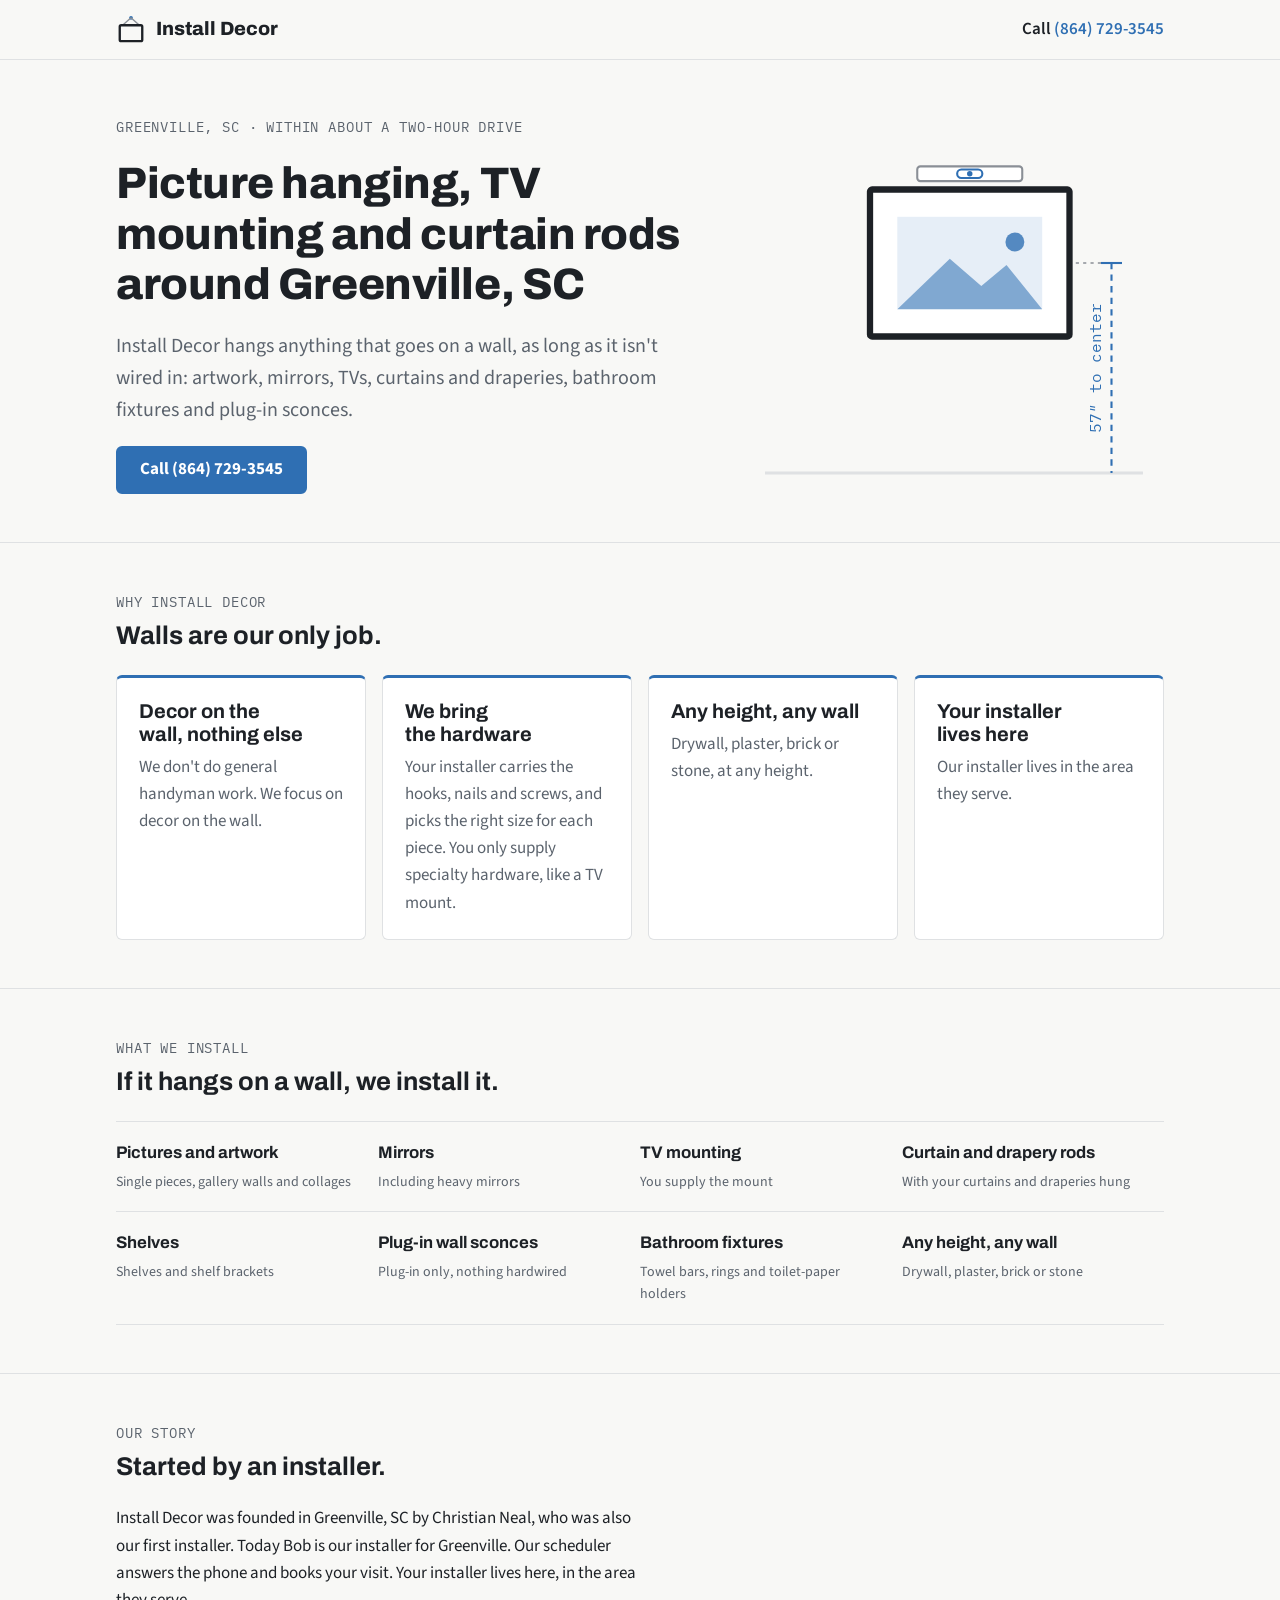
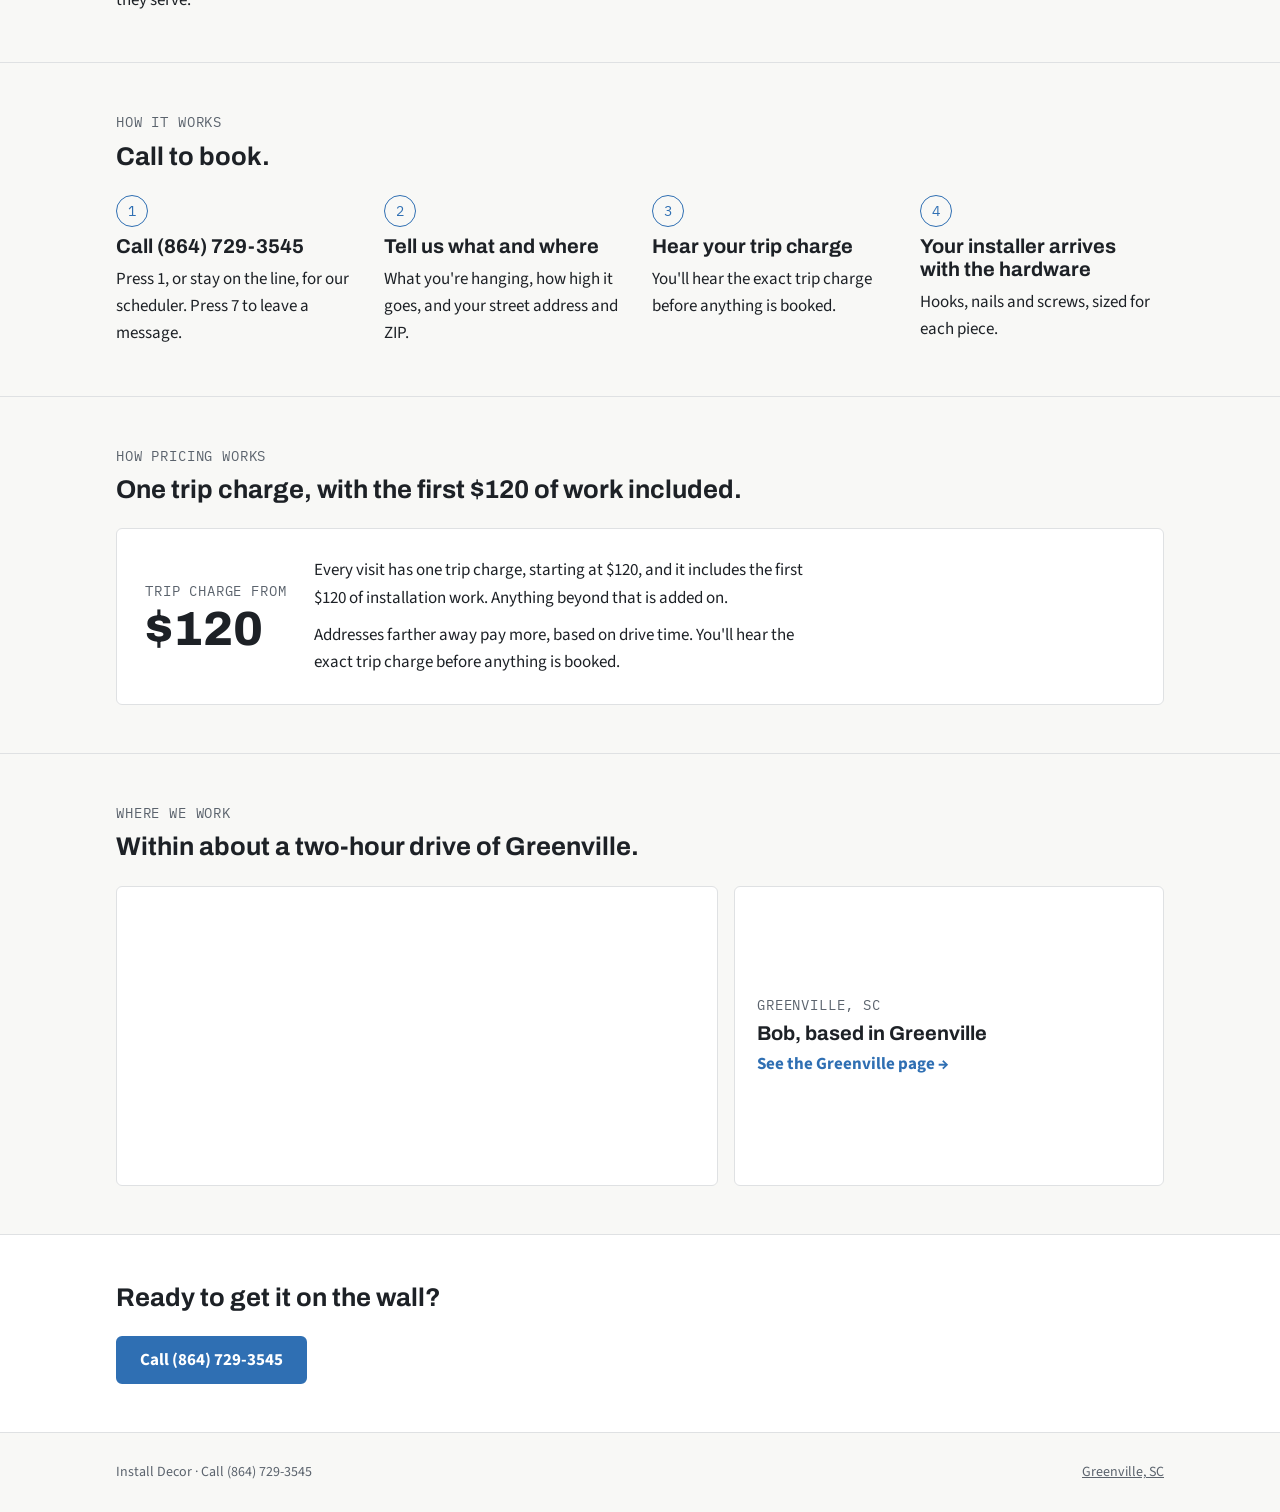
<file: index.html>
<!doctype html>
<html lang="en">
<head>
<meta charset="utf-8">
<meta name="viewport" content="width=device-width, initial-scale=1, viewport-fit=cover">
<title>Install Decor | Picture Hanging, TV Mounting &amp; Curtain Rods</title>
<meta name="description" content="Install Decor hangs anything that goes on a wall, as long as it isn't wired in: artwork, mirrors, TVs, curtains, bathroom fixtures and plug-in sconces, within about a two-hour drive of Greenville, SC. Call (864) 729-3545.">
<link rel="canonical" href="https://installdecor.com/">
<link rel="icon" href="favicon.svg" type="image/svg+xml">
<meta property="og:type" content="website">
<meta property="og:site_name" content="Install Decor">
<meta property="og:title" content="Install Decor | Picture Hanging, TV Mounting & Curtain Rods">
<meta property="og:description" content="Art, mirrors, TVs, curtain rods and curtains hung within about a two-hour drive of Greenville, SC. Call (864) 729-3545.">
<meta property="og:url" content="https://installdecor.com/">
<meta property="og:image" content="https://installdecor.com/og-image.png">
<meta name="twitter:card" content="summary_large_image">
<link rel="preconnect" href="https://fonts.googleapis.com">
<link rel="preconnect" href="https://fonts.gstatic.com" crossorigin>
<link rel="stylesheet" href="https://fonts.googleapis.com/css2?family=Archivo:wght@700;800&family=IBM+Plex+Mono:wght@400&family=Source+Sans+3:wght@400;600;700&display=swap">
<link rel="stylesheet" href="styles.css">
<script type="application/ld+json">
{
  "@context": "https://schema.org",
  "@type": "HomeAndConstructionBusiness",
  "@id": "https://installdecor.com/#business",
  "name": "Install Decor",
  "url": "https://installdecor.com/",
  "telephone": "+1-864-729-3545",
  "image": "https://installdecor.com/og-image.png",
  "logo": "https://installdecor.com/favicon.svg",
  "description": "Picture hanging, mirror hanging, TV mounting, curtain and drapery rod installation, shelves, plug-in sconces and bathroom fixtures for homeowners and interior designers.",
  "founder": { "@type": "Person", "name": "Christian Neal" },
  "areaServed": [
    { "@type": "City", "name": "Greenville, SC" }
  ],
  "department": [
    { "@id": "https://installdecor.com/greenville-sc/#business" }
  ],
  "knowsAbout": ["Picture hanging", "Mirror hanging", "TV mounting", "Curtain rod installation", "Drapery rod installation", "Shelf installation", "Plug-in wall sconce installation", "Bathroom fixture installation"]
}
</script>
</head>
<body>

<header class="site-header">
  <div class="wrap">
    <a class="brand" href="./" aria-label="Install Decor home">
      <svg width="30" height="30" viewBox="0 0 32 32" aria-hidden="true"><circle cx="16" cy="4" r="2" fill="var(--tape)"/><path d="M16 4 L7 12 M16 4 L25 12" stroke="var(--pencil)" stroke-width="1.5" fill="none"/><rect x="4" y="12" width="24" height="17" rx="1.5" fill="none" stroke="var(--ink)" stroke-width="2.5"/></svg>
      Install Decor
    </a>
    <a class="header-call" href="tel:+18647293545">Call <span>(864) 729-3545</span></a>
  </div>
</header>

<main>
  <section class="hero">
    <div class="wrap">
      <div class="hero-copy">
        <p class="label">Greenville, SC &middot; within about a two-hour drive</p>
        <h1>Picture hanging, TV mounting and curtain rods around Greenville, SC</h1>
        <p class="lede">Install Decor hangs anything that goes on a wall, as long as it isn't wired in: artwork, mirrors, TVs, curtains and draperies, bathroom fixtures and plug-in sconces.</p>
        <div class="actions">
          <a class="btn btn-primary" href="tel:+18647293545">Call (864) 729-3545</a>
        </div>
      </div>
      <div class="hero-art" aria-hidden="true">
        <svg viewBox="0 0 400 360" role="img">
          <line x1="20" y1="340" x2="380" y2="340" stroke="var(--line)" stroke-width="3"/>
          <rect x="120" y="70" width="190" height="140" rx="2" fill="var(--panel)" stroke="var(--ink)" stroke-width="6"/>
          <rect x="146" y="96" width="138" height="88" fill="var(--tape-soft)"/>
          <path d="M146 184 L196 136 L226 162 L250 142 L284 184 Z" fill="var(--tape)" opacity="0.55"/>
          <circle cx="258" cy="120" r="9" fill="var(--tape)" opacity="0.8"/>
          <rect x="165" y="48" width="100" height="14" rx="3" fill="var(--panel)" stroke="var(--pencil)" stroke-width="2"/>
          <rect x="203" y="51" width="24" height="8" rx="4" fill="none" stroke="var(--tape)" stroke-width="2"/>
          <circle cx="215" cy="55" r="2.6" fill="var(--tape)"/>
          <line x1="350" y1="140" x2="350" y2="340" stroke="var(--tape)" stroke-width="2" stroke-dasharray="6 5"/>
          <line x1="340" y1="140" x2="360" y2="140" stroke="var(--tape)" stroke-width="2"/>
          <line x1="316" y1="140" x2="340" y2="140" stroke="var(--pencil)" stroke-width="1.5" stroke-dasharray="3 4"/>
          <text x="340" y="240" font-size="15" fill="var(--tape)" text-anchor="middle" transform="rotate(-90 340 240)">57&#8243; to center</text>
        </svg>
      </div>
    </div>
  </section>

  <section class="band" id="why">
    <div class="wrap">
      <div class="section-head">
        <p class="label">Why Install Decor</p>
        <h2>Walls are our only job.</h2>
      </div>
      <ul class="points">
        <li><h3>Decor on the wall, nothing else</h3><p>We don't do general handyman work. We focus on decor on the wall.</p></li>
        <li><h3>We bring the hardware</h3><p>Your installer carries the hooks, nails and screws, and picks the right size for each piece. You only supply specialty hardware, like a TV mount.</p></li>
        <li><h3>Any height, any wall</h3><p>Drywall, plaster, brick or stone, at any height.</p></li>
        <li><h3>Your installer lives here</h3><p>Our installer lives in the area they serve.</p></li>
      </ul>
    </div>
  </section>

  <section class="band" id="services">
    <div class="wrap">
      <div class="section-head">
        <p class="label">What we install</p>
        <h2>If it hangs on a wall, we install it.</h2>
      </div>
      <ul class="services">
        <li><strong>Pictures and artwork</strong><span>Single pieces, gallery walls and collages</span></li>
        <li><strong>Mirrors</strong><span>Including heavy mirrors</span></li>
        <li><strong>TV mounting</strong><span>You supply the mount</span></li>
        <li><strong>Curtain and drapery rods</strong><span>With your curtains and draperies hung</span></li>
        <li><strong>Shelves</strong><span>Shelves and shelf brackets</span></li>
        <li><strong>Plug-in wall sconces</strong><span>Plug-in only, nothing hardwired</span></li>
        <li><strong>Bathroom fixtures</strong><span>Towel bars, rings and toilet-paper holders</span></li>
        <li><strong>Any height, any wall</strong><span>Drywall, plaster, brick or stone</span></li>
      </ul>
    </div>
  </section>

  <section class="band" id="story">
    <div class="wrap">
      <div class="section-head">
        <p class="label">Our story</p>
        <h2>Started by an installer.</h2>
      </div>
      <p>Install Decor was founded in Greenville, SC by Christian Neal, who was also our first installer. Today Bob is our installer for Greenville. Our scheduler answers the phone and books your visit. Your installer lives here, in the area they serve.</p>
    </div>
  </section>

  <section class="band" id="booking">
    <div class="wrap">
      <div class="section-head">
        <p class="label">How it works</p>
        <h2>Call to book.</h2>
      </div>
      <ol class="steps">
        <li><h3>Call (864) 729-3545</h3><p>Press 1, or stay on the line, for our scheduler. Press 7 to leave a message.</p></li>
        <li><h3>Tell us what and where</h3><p>What you're hanging, how high it goes, and your street address and ZIP.</p></li>
        <li><h3>Hear your trip charge</h3><p>You'll hear the exact trip charge before anything is booked.</p></li>
        <li><h3>Your installer arrives with the hardware</h3><p>Hooks, nails and screws, sized for each piece.</p></li>
      </ol>
    </div>
  </section>

  <section class="band" id="pricing">
    <div class="wrap">
      <div class="section-head">
        <p class="label">How pricing works</p>
        <h2>One trip charge, with the first $120 of work included.</h2>
      </div>
      <div class="price">
        <div class="price-figure">
          <span class="label">Trip charge from</span>
          <span class="amount">$120</span>
        </div>
        <div class="price-copy">
          <p>Every visit has one trip charge, starting at $120, and it includes the first $120 of installation work. Anything beyond that is added on.</p>
          <p>Addresses farther away pay more, based on drive time. You'll hear the exact trip charge before anything is booked.</p>
        </div>
      </div>
    </div>
  </section>

  <section class="band" id="area">
    <div class="wrap">
      <div class="section-head">
        <p class="label">Where we work</p>
        <h2>Within about a two-hour drive of Greenville.</h2>
      </div>
      <div class="area">
        <iframe class="map" title="Map of Greenville, SC" src="https://www.google.com/maps?q=Greenville,+SC&amp;z=7&amp;output=embed" loading="lazy" referrerpolicy="no-referrer-when-downgrade"></iframe>
        <a class="city" href="greenville-sc/">
          <span class="label">Greenville, SC</span>
          <h3>Bob, based in Greenville</h3>
          <span class="go">See the Greenville page &rarr;</span>
        </a>
      </div>
    </div>
  </section>

  <section class="band cta">
    <div class="wrap">
      <h2>Ready to get it on the wall?</h2>
      <div class="actions">
        <a class="btn btn-primary" href="tel:+18647293545">Call (864) 729-3545</a>
      </div>
    </div>
  </section>
</main>

<footer class="site-footer">
  <div class="wrap">
    <span>Install Decor &middot; Call (864) 729-3545</span>
    <span><a href="greenville-sc/">Greenville, SC</a></span>
  </div>
</footer>

</body>
</html>
</file>
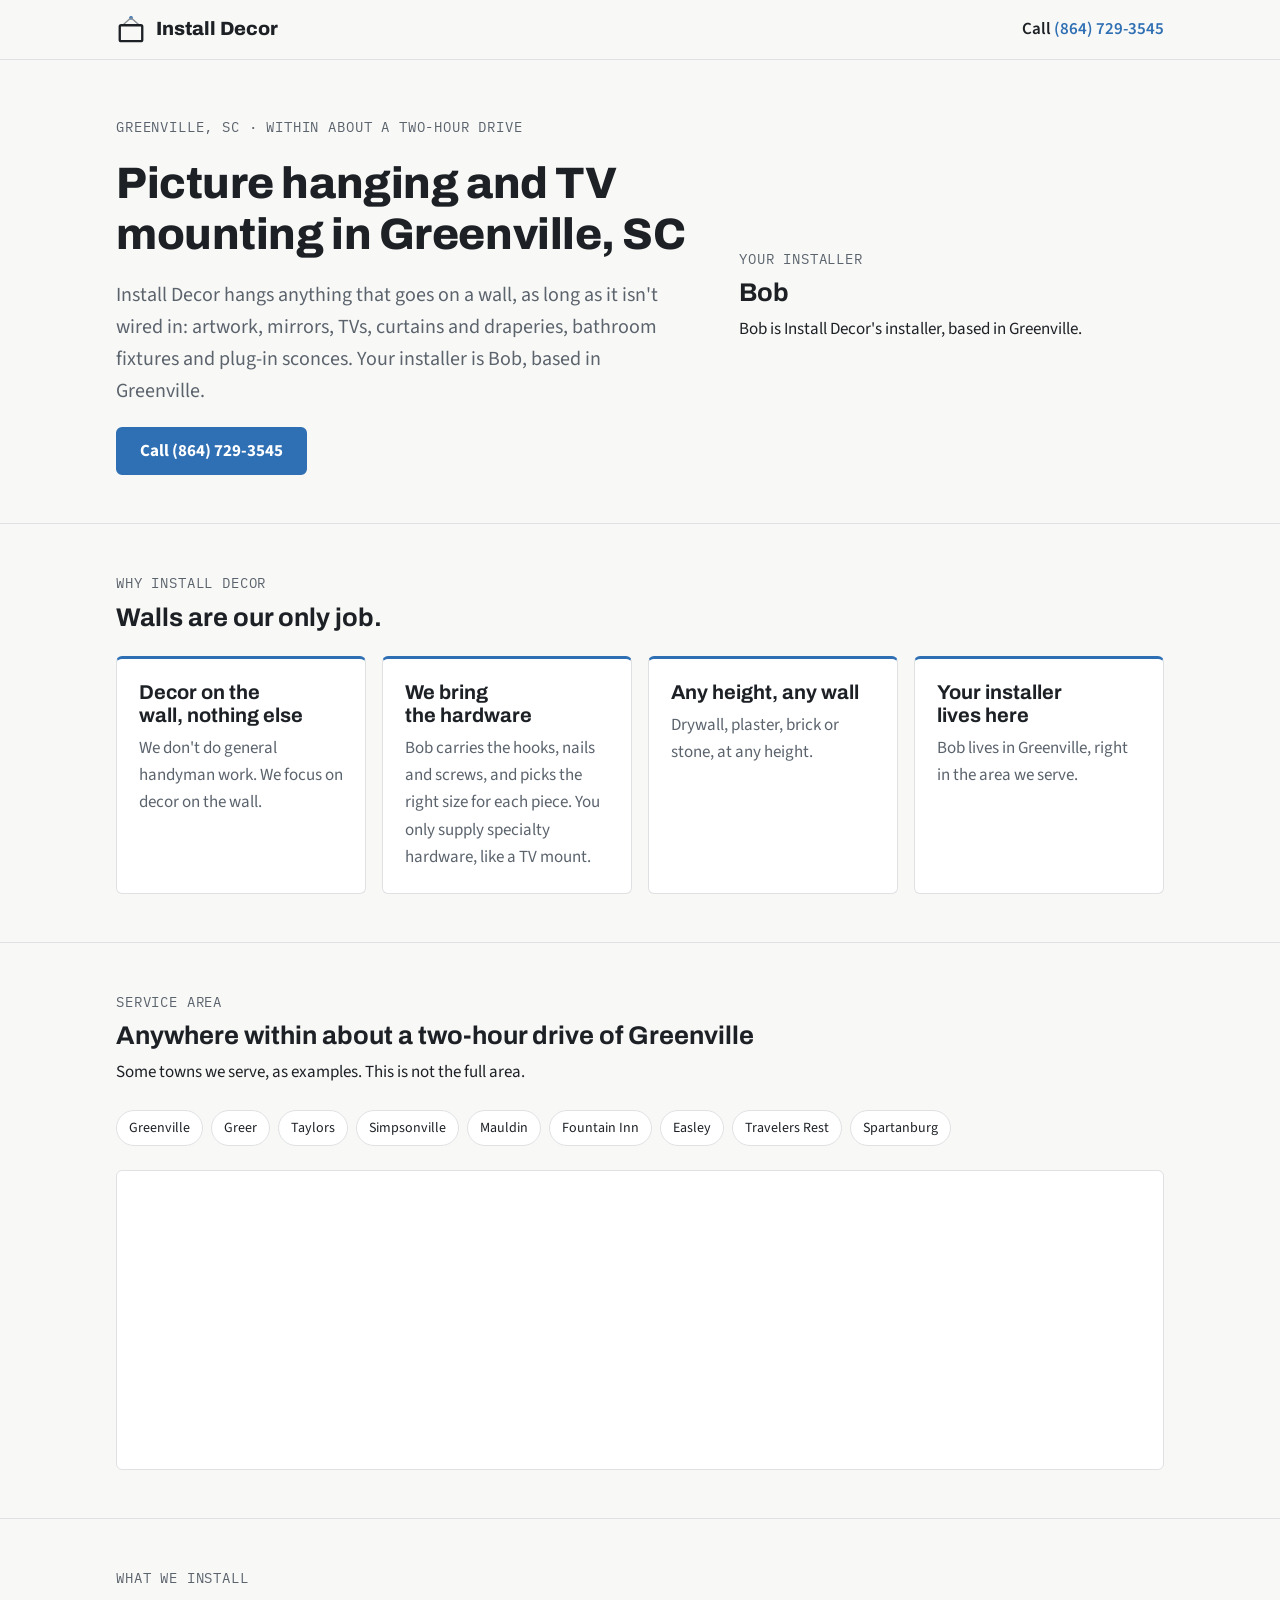
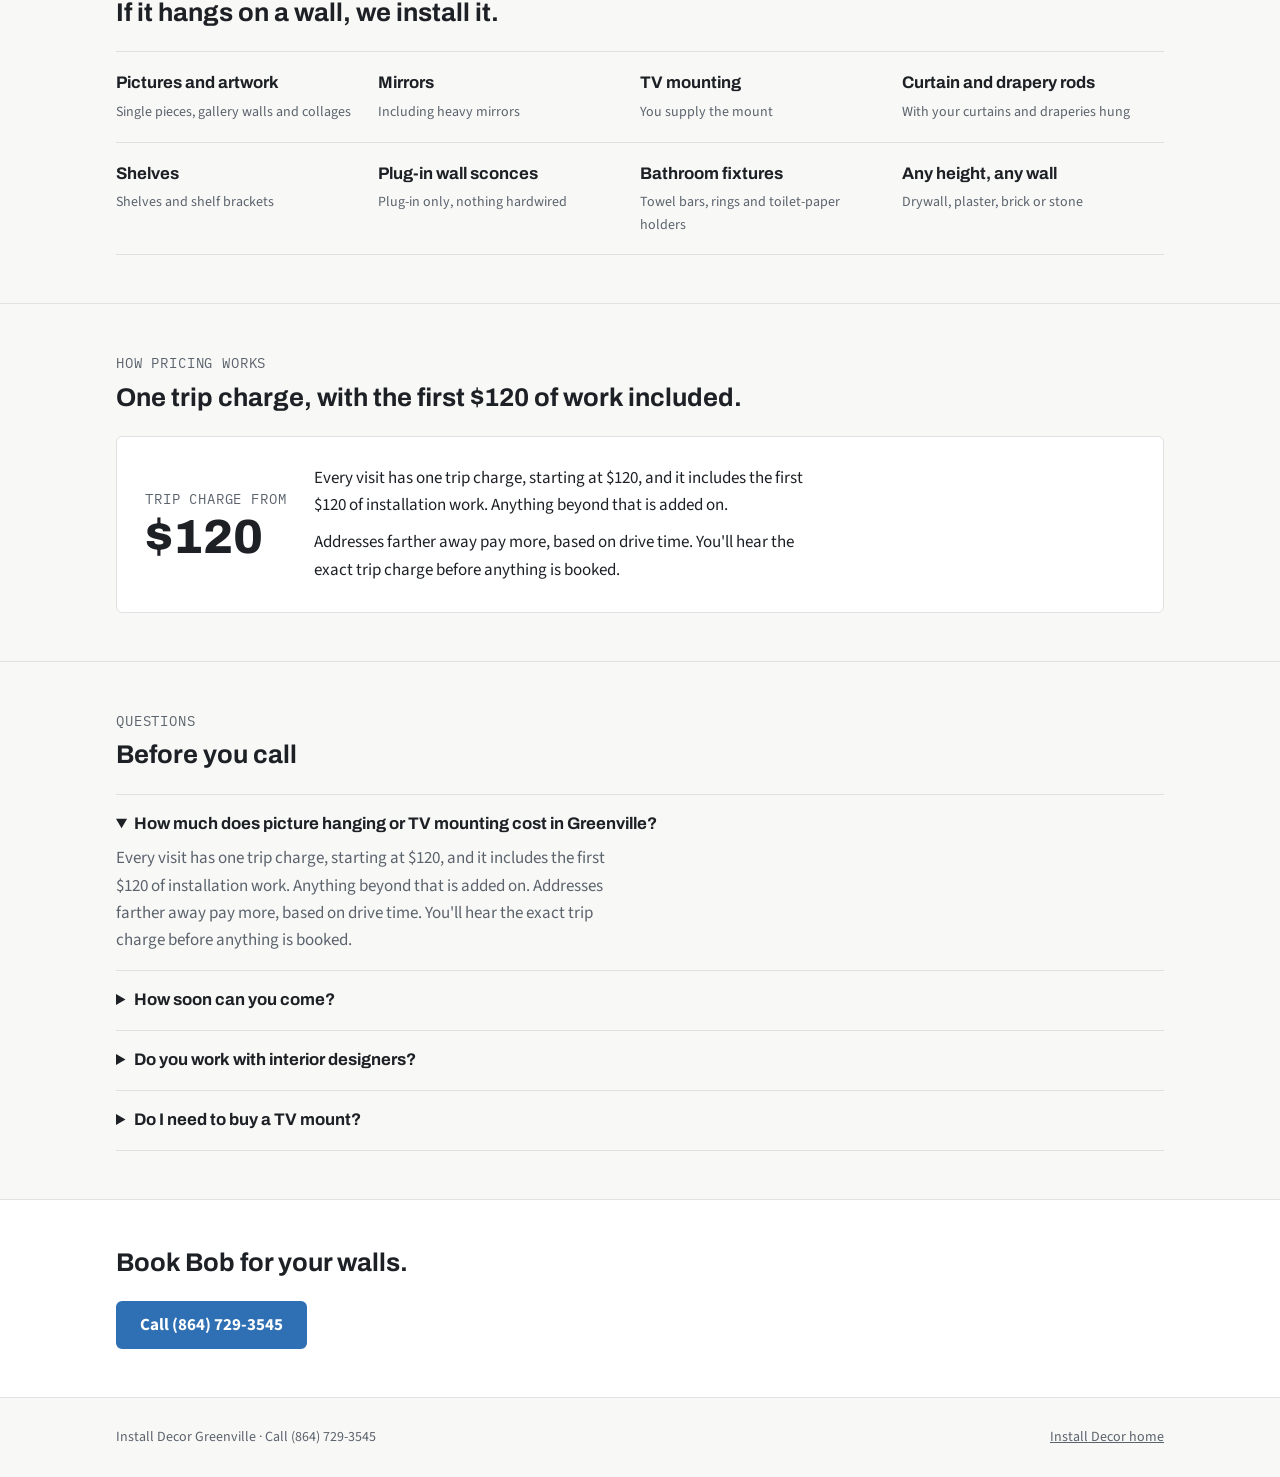
<file: greenville-sc/index.html>
<!doctype html>
<html lang="en">
<head>
<meta charset="utf-8">
<meta name="viewport" content="width=device-width, initial-scale=1, viewport-fit=cover">
<title>Picture Hanging, TV Mounting &amp; Curtain Rods in Greenville, SC | Install Decor</title>
<meta name="description" content="Install Decor hangs pictures, mirrors, TVs and curtain rods within about a two-hour drive of Greenville, SC. One trip charge, starting at $120, includes the first $120 of work. Call (864) 729-3545.">
<link rel="canonical" href="https://installdecor.com/greenville-sc/">
<link rel="icon" href="../favicon.svg" type="image/svg+xml">
<meta property="og:type" content="website">
<meta property="og:site_name" content="Install Decor">
<meta property="og:title" content="Picture Hanging & TV Mounting in Greenville, SC | Install Decor">
<meta property="og:description" content="Bob hangs art, mirrors, TVs and curtain rods within about a two-hour drive of Greenville, SC. Call (864) 729-3545.">
<meta property="og:url" content="https://installdecor.com/greenville-sc/">
<meta property="og:image" content="https://installdecor.com/og-image.png">
<meta name="twitter:card" content="summary_large_image">
<link rel="preconnect" href="https://fonts.googleapis.com">
<link rel="preconnect" href="https://fonts.gstatic.com" crossorigin>
<link rel="stylesheet" href="https://fonts.googleapis.com/css2?family=Archivo:wght@700;800&family=IBM+Plex+Mono:wght@400&family=Source+Sans+3:wght@400;600;700&display=swap">
<link rel="stylesheet" href="../styles.css">
<script type="application/ld+json">
{
  "@context": "https://schema.org",
  "@graph": [
    {
      "@type": "HomeAndConstructionBusiness",
      "@id": "https://installdecor.com/greenville-sc/#business",
      "name": "Install Decor",
      "url": "https://installdecor.com/greenville-sc/",
      "telephone": "+1-864-729-3545",
      "image": "https://installdecor.com/og-image.png",
      "priceRange": "$$",
      "address": {
        "@type": "PostalAddress",
        "addressLocality": "Greenville",
        "addressRegion": "SC",
        "addressCountry": "US"
      },
      "areaServed": [
        { "@type": "City", "name": "Greenville, SC" },
        { "@type": "City", "name": "Greer, SC" },
        { "@type": "City", "name": "Taylors, SC" },
        { "@type": "City", "name": "Simpsonville, SC" },
        { "@type": "City", "name": "Mauldin, SC" },
        { "@type": "City", "name": "Fountain Inn, SC" },
        { "@type": "City", "name": "Easley, SC" },
        { "@type": "City", "name": "Travelers Rest, SC" },
        { "@type": "City", "name": "Spartanburg, SC" }
      ],
      "employee": { "@type": "Person", "name": "Bob", "jobTitle": "Installer" },
      "parentOrganization": { "@id": "https://installdecor.com/#business" },
      "hasOfferCatalog": {
        "@type": "OfferCatalog",
        "name": "Installation services",
        "itemListElement": [
          { "@type": "Offer", "itemOffered": { "@type": "Service", "name": "Picture and artwork hanging" } },
          { "@type": "Offer", "itemOffered": { "@type": "Service", "name": "Mirror hanging" } },
          { "@type": "Offer", "itemOffered": { "@type": "Service", "name": "TV mounting" } },
          { "@type": "Offer", "itemOffered": { "@type": "Service", "name": "Curtain and drapery rod installation" } },
          { "@type": "Offer", "itemOffered": { "@type": "Service", "name": "Shelf installation" } },
          { "@type": "Offer", "itemOffered": { "@type": "Service", "name": "Plug-in wall sconce installation" } },
          { "@type": "Offer", "itemOffered": { "@type": "Service", "name": "Bathroom fixture installation" } }
        ]
      }
    },
    {
      "@type": "FAQPage",
      "mainEntity": [
        {
          "@type": "Question",
          "name": "How much does picture hanging or TV mounting cost in Greenville?",
          "acceptedAnswer": { "@type": "Answer", "text": "Every visit has one trip charge, starting at $120, and it includes the first $120 of installation work. Anything beyond that is added on. Addresses farther away pay more, based on drive time. You'll hear the exact trip charge before anything is booked." }
        },
        {
          "@type": "Question",
          "name": "How soon can you come?",
          "acceptedAnswer": { "@type": "Answer", "text": "Call (864) 729-3545. Press 1, or stay on the line, for our scheduler. Press 7 to leave a message." }
        },
        {
          "@type": "Question",
          "name": "Do you work with interior designers?",
          "acceptedAnswer": { "@type": "Answer", "text": "Yes. Designers book the same way homeowners do: call (864) 729-3545 with the client's address and what needs to be hung." }
        },
        {
          "@type": "Question",
          "name": "Do I need to buy a TV mount?",
          "acceptedAnswer": { "@type": "Answer", "text": "Yes. For TV mounting, you supply the mount and its hardware." }
        }
      ]
    }
  ]
}
</script>
</head>
<body>

<header class="site-header">
  <div class="wrap">
    <a class="brand" href="../" aria-label="Install Decor home">
      <svg width="30" height="30" viewBox="0 0 32 32" aria-hidden="true"><circle cx="16" cy="4" r="2" fill="var(--tape)"/><path d="M16 4 L7 12 M16 4 L25 12" stroke="var(--pencil)" stroke-width="1.5" fill="none"/><rect x="4" y="12" width="24" height="17" rx="1.5" fill="none" stroke="var(--ink)" stroke-width="2.5"/></svg>
      Install Decor
    </a>
    <a class="header-call" href="tel:+18647293545">Call <span>(864) 729-3545</span></a>
  </div>
</header>

<main>
  <section class="hero">
    <div class="wrap">
      <div class="hero-copy">
        <p class="label">Greenville, SC &middot; within about a two-hour drive</p>
        <h1>Picture hanging and TV mounting in Greenville, SC</h1>
        <p class="lede">Install Decor hangs anything that goes on a wall, as long as it isn't wired in: artwork, mirrors, TVs, curtains and draperies, bathroom fixtures and plug-in sconces. Your installer is Bob, based in Greenville.</p>
        <div class="actions">
          <a class="btn btn-primary" href="tel:+18647293545">Call (864) 729-3545</a>
        </div>
      </div>
      <div class="hero-art">
        <div class="installer">
          <!-- Add Bob's photo here when one exists: <div class="photo"><img src="bob.jpg" alt="Bob, Install Decor installer"></div> -->
          <div class="section-head">
            <p class="label">Your installer</p>
            <h2>Bob</h2>
            <p>Bob is Install Decor's installer, based in Greenville.</p>
          </div>
        </div>
      </div>
    </div>
  </section>

  <section class="band" id="why">
    <div class="wrap">
      <div class="section-head">
        <p class="label">Why Install Decor</p>
        <h2>Walls are our only job.</h2>
      </div>
      <ul class="points">
        <li><h3>Decor on the wall, nothing else</h3><p>We don't do general handyman work. We focus on decor on the wall.</p></li>
        <li><h3>We bring the hardware</h3><p>Bob carries the hooks, nails and screws, and picks the right size for each piece. You only supply specialty hardware, like a TV mount.</p></li>
        <li><h3>Any height, any wall</h3><p>Drywall, plaster, brick or stone, at any height.</p></li>
        <li><h3>Your installer lives here</h3><p>Bob lives in Greenville, right in the area we serve.</p></li>
      </ul>
    </div>
  </section>

  <section class="band" id="towns">
    <div class="wrap">
      <div class="section-head">
        <p class="label">Service area</p>
        <h2>Anywhere within about a two-hour drive of Greenville</h2>
        <p>Some towns we serve, as examples. This is not the full area.</p>
      </div>
      <ul class="towns">
        <li>Greenville</li>
        <li>Greer</li>
        <li>Taylors</li>
        <li>Simpsonville</li>
        <li>Mauldin</li>
        <li>Fountain Inn</li>
        <li>Easley</li>
        <li>Travelers Rest</li>
        <li>Spartanburg</li>
      </ul>
      <iframe class="map" title="Map of Greenville, SC" src="https://www.google.com/maps?q=Greenville,+SC&amp;z=8&amp;output=embed" loading="lazy" referrerpolicy="no-referrer-when-downgrade"></iframe>
    </div>
  </section>

  <section class="band" id="services">
    <div class="wrap">
      <div class="section-head">
        <p class="label">What we install</p>
        <h2>If it hangs on a wall, we install it.</h2>
      </div>
      <ul class="services">
        <li><strong>Pictures and artwork</strong><span>Single pieces, gallery walls and collages</span></li>
        <li><strong>Mirrors</strong><span>Including heavy mirrors</span></li>
        <li><strong>TV mounting</strong><span>You supply the mount</span></li>
        <li><strong>Curtain and drapery rods</strong><span>With your curtains and draperies hung</span></li>
        <li><strong>Shelves</strong><span>Shelves and shelf brackets</span></li>
        <li><strong>Plug-in wall sconces</strong><span>Plug-in only, nothing hardwired</span></li>
        <li><strong>Bathroom fixtures</strong><span>Towel bars, rings and toilet-paper holders</span></li>
        <li><strong>Any height, any wall</strong><span>Drywall, plaster, brick or stone</span></li>
      </ul>
    </div>
  </section>

  <section class="band" id="pricing">
    <div class="wrap">
      <div class="section-head">
        <p class="label">How pricing works</p>
        <h2>One trip charge, with the first $120 of work included.</h2>
      </div>
      <div class="price">
        <div class="price-figure">
          <span class="label">Trip charge from</span>
          <span class="amount">$120</span>
        </div>
        <div class="price-copy">
          <p>Every visit has one trip charge, starting at $120, and it includes the first $120 of installation work. Anything beyond that is added on.</p>
          <p>Addresses farther away pay more, based on drive time. You'll hear the exact trip charge before anything is booked.</p>
        </div>
      </div>
    </div>
  </section>

  <section class="band" id="faq">
    <div class="wrap">
      <div class="section-head">
        <p class="label">Questions</p>
        <h2>Before you call</h2>
      </div>
      <div class="faq">
        <details open>
          <summary>How much does picture hanging or TV mounting cost in Greenville?</summary>
          <p>Every visit has one trip charge, starting at $120, and it includes the first $120 of installation work. Anything beyond that is added on. Addresses farther away pay more, based on drive time. You'll hear the exact trip charge before anything is booked.</p>
        </details>
        <details>
          <summary>How soon can you come?</summary>
          <p>Call (864) 729-3545. Press 1, or stay on the line, for our scheduler. Press 7 to leave a message.</p>
        </details>
        <details>
          <summary>Do you work with interior designers?</summary>
          <p>Yes. Designers book the same way homeowners do: call (864) 729-3545 with the client's address and what needs to be hung.</p>
        </details>
        <details>
          <summary>Do I need to buy a TV mount?</summary>
          <p>Yes. For TV mounting, you supply the mount and its hardware.</p>
        </details>
      </div>
    </div>
  </section>

  <section class="band cta">
    <div class="wrap">
      <h2>Book Bob for your walls.</h2>
      <div class="actions">
        <a class="btn btn-primary" href="tel:+18647293545">Call (864) 729-3545</a>
      </div>
    </div>
  </section>
</main>

<footer class="site-footer">
  <div class="wrap">
    <span>Install Decor Greenville &middot; Call (864) 729-3545</span>
    <span><a href="../">Install Decor home</a></span>
  </div>
</footer>

</body>
</html>
</file>
<file: styles.css>
/* Layout: a gallery wall. Plain plaster ground, ink type, painter's-tape blue for marks and actions.
   One measured illustration in the hero; everything else stays quiet. */
:root {
  --wall: #f8f8f6;
  --panel: #ffffff;
  --ink: #1d2126;
  --muted: #5b636d;
  --line: #dfe1e3;
  --tape: #2f6fb3;
  --tape-ink: #ffffff;
  --tape-soft: #e6eef7;
  --pencil: #8a8f96;

  --display: "Archivo", "Helvetica Neue", Arial, sans-serif;
  --body: "Source Sans 3", "Segoe UI", Roboto, Arial, sans-serif;
  --mono: "IBM Plex Mono", ui-monospace, Menlo, Consolas, monospace;

  --step--1: 0.875rem;
  --step-0: 1.0625rem;
  --step-1: 1.25rem;
  --step-2: 1.6rem;
  --step-3: clamp(1.9rem, 4.2vw, 2.75rem);
  --radius: 6px;
  --gutter: max(16px, env(safe-area-inset-left, 0px));
  --gutter-r: max(16px, env(safe-area-inset-right, 0px));
  color-scheme: light;
}
@media (prefers-color-scheme: dark) {
  :root:not([data-theme="light"]) {
    --wall: #15181b; --panel: #1d2126; --ink: #eceef0; --muted: #a3abb4;
    --line: #2e343a; --tape: #6aa6e6; --tape-ink: #0e1a27; --tape-soft: #1f2d3c; --pencil: #7d848c;
    color-scheme: dark;
  }
}
:root[data-theme="dark"] {
  --wall: #15181b; --panel: #1d2126; --ink: #eceef0; --muted: #a3abb4;
  --line: #2e343a; --tape: #6aa6e6; --tape-ink: #0e1a27; --tape-soft: #1f2d3c; --pencil: #7d848c;
  color-scheme: dark;
}

* { box-sizing: border-box; }
html { -webkit-text-size-adjust: 100%; }
body {
  margin: 0;
  background: var(--wall);
  color: var(--ink);
  font: 400 var(--step-0)/1.6 var(--body);
}
img { max-width: 100%; height: auto; display: block; }
a { color: var(--tape); }
a:focus-visible, .btn:focus-visible { outline: 3px solid var(--tape); outline-offset: 3px; }
h1, h2, h3 { font-family: var(--display); line-height: 1.15; text-wrap: balance; margin: 0; }
h1 { font-size: var(--step-3); font-weight: 800; letter-spacing: -0.01em; }
h2 { font-size: var(--step-2); font-weight: 700; }
h3 { font-size: var(--step-1); font-weight: 700; }
p { margin: 0; max-width: 65ch; }

.wrap {
  max-width: 1080px;
  margin: 0 auto;
  padding-left: var(--gutter);
  padding-right: var(--gutter-r);
}
.label {
  font-family: var(--mono);
  font-size: var(--step--1);
  letter-spacing: 0.06em;
  text-transform: uppercase;
  color: var(--muted);
}

/* Header */
.site-header { border-bottom: 1px solid var(--line); background: var(--wall); }
.site-header .wrap {
  display: flex; align-items: center; justify-content: space-between;
  gap: 16px; padding-block: 14px; flex-wrap: wrap;
}
.brand {
  display: flex; align-items: center; gap: 10px;
  font-family: var(--display); font-weight: 800; font-size: 1.2rem;
  color: var(--ink); text-decoration: none;
}
.brand svg { flex: none; }
.header-call { font-weight: 600; color: var(--ink); text-decoration: none; white-space: nowrap; }
.header-call span { color: var(--tape); }

/* Buttons */
.actions { display: flex; flex-wrap: wrap; gap: 12px; }
.btn {
  display: inline-flex; align-items: center; justify-content: center; gap: 8px;
  min-height: 48px; padding: 0 22px; border-radius: var(--radius);
  font: 700 var(--step-0)/1 var(--body); text-decoration: none;
  border: 2px solid var(--tape);
}
.btn-primary { background: var(--tape); color: var(--tape-ink); }
.btn-secondary { background: transparent; color: var(--tape); }
.btn-primary:hover { filter: brightness(1.08); }
.btn-secondary:hover { background: var(--tape-soft); }

/* Hero */
.hero .wrap {
  display: grid; grid-template-columns: minmax(0, 1.15fr) minmax(0, 0.85fr);
  gap: 48px; align-items: center; padding-block: 56px 48px;
}
.hero-copy { display: grid; gap: 20px; min-width: 0; }
.hero-copy .lede { font-size: var(--step-1); color: var(--muted); }
.hero-art { min-width: 0; }
.hero-art svg { width: 100%; height: auto; max-width: 420px; margin-left: auto; display: block; }
.hero-art text { font-family: var(--mono); }

/* Sections */
section.band { padding-block: 48px; border-top: 1px solid var(--line); }
section.band .wrap { display: grid; gap: 24px; }
.section-head { display: grid; gap: 8px; }

.services {
  list-style: none; margin: 0; padding: 0;
  display: grid; grid-template-columns: repeat(auto-fit, minmax(230px, 1fr)); gap: 0;
  border-top: 1px solid var(--line);
}
.services li {
  display: grid; gap: 4px; align-content: start; padding: 18px 20px 18px 0;
  border-bottom: 1px solid var(--line);
}
.services li strong { font-family: var(--display); font-size: 1.05rem; }
.services li span { color: var(--muted); font-size: var(--step--1); }
.note { color: var(--muted); font-size: var(--step--1); }

.price {
  display: grid; grid-template-columns: auto minmax(0, 1fr); gap: 28px; align-items: center;
  background: var(--panel); border: 1px solid var(--line); border-radius: var(--radius);
  padding: 28px;
}
.price-figure { display: grid; gap: 2px; }
.price-figure .amount {
  font-family: var(--display); font-weight: 800; font-size: 3rem; line-height: 1;
  font-variant-numeric: tabular-nums;
}
.price-copy { display: grid; gap: 10px; min-width: 0; }

.steps { list-style: none; margin: 0; padding: 0; display: grid; grid-template-columns: repeat(auto-fit, minmax(200px, 1fr)); gap: 24px; counter-reset: step; }
.steps li { display: grid; gap: 8px; align-content: start; counter-increment: step; }
.steps li::before {
  content: counter(step);
  font-family: var(--mono); font-size: var(--step--1); color: var(--tape);
  border: 1.5px solid var(--tape); border-radius: 50%;
  width: 30px; height: 30px; display: grid; place-items: center;
}

.cities { display: grid; grid-template-columns: repeat(auto-fit, minmax(260px, 1fr)); gap: 16px; }
.city {
  display: grid; gap: 6px; padding: 22px; border-radius: var(--radius);
  background: var(--panel); border: 1px solid var(--line); text-decoration: none; color: var(--ink);
}
.city:hover { border-color: var(--tape); }
.city .go { color: var(--tape); font-weight: 700; }

/* Why points */
.points { list-style: none; margin: 0; padding: 0; display: grid; grid-template-columns: repeat(auto-fit, minmax(220px, 1fr)); gap: 16px; }
.points li {
  display: grid; gap: 8px; align-content: start; padding: 22px;
  background: var(--panel); border: 1px solid var(--line); border-radius: var(--radius);
  border-top: 3px solid var(--tape);
}
.points p { color: var(--muted); }

/* Service area */
.area { display: grid; grid-template-columns: minmax(0, 1.4fr) minmax(0, 1fr); gap: 16px; align-items: stretch; }
.map { width: 100%; max-width: 100%; min-height: 300px; height: 100%; border: 1px solid var(--line); border-radius: var(--radius); background: var(--panel); }

.area .city { align-content: center; }

/* City page */
.installer { display: grid; grid-template-columns: minmax(0, 1fr); gap: 28px; align-items: center; }
.installer:has(.photo) { grid-template-columns: 220px minmax(0, 1fr); }
.photo {
  aspect-ratio: 4 / 5; max-width: 100%; border-radius: var(--radius); overflow: hidden;
  background: var(--tape-soft); display: grid; place-items: center; text-align: center;
  color: var(--muted); font-size: var(--step--1); padding: 16px;
}
.photo img { width: 100%; height: 100%; object-fit: cover; }
.towns { list-style: none; margin: 0; padding: 0; display: flex; flex-wrap: wrap; gap: 8px; }
.towns li {
  padding: 6px 12px; border: 1px solid var(--line); border-radius: 999px;
  background: var(--panel); font-size: var(--step--1);
}

.faq { display: grid; gap: 0; border-top: 1px solid var(--line); }
.faq details { border-bottom: 1px solid var(--line); padding-block: 16px; }
.faq summary { cursor: pointer; font-family: var(--display); font-weight: 700; font-size: 1.05rem; }
.faq details p { margin-top: 8px; color: var(--muted); }

.cta { background: var(--panel); }
.cta .wrap { display: flex; flex-wrap: wrap; align-items: center; justify-content: space-between; gap: 20px; }

/* Footer */
.site-footer { border-top: 1px solid var(--line); padding-block: 28px; color: var(--muted); font-size: var(--step--1); }
.site-footer .wrap { display: flex; flex-wrap: wrap; justify-content: space-between; gap: 12px 24px; }
.site-footer a { color: var(--muted); }

@media (max-width: 760px) {
  .hero .wrap { grid-template-columns: minmax(0, 1fr); gap: 28px; padding-block: 36px; }
  .hero-art svg { max-width: 320px; margin: 0 auto; }
  .price { grid-template-columns: minmax(0, 1fr); gap: 16px; }
  .steps { grid-template-columns: minmax(0, 1fr); }
  .area { grid-template-columns: minmax(0, 1fr); }
  .installer, .installer:has(.photo) { grid-template-columns: minmax(0, 1fr); }
  .installer .photo { max-width: 240px; }
}
@media (prefers-reduced-motion: no-preference) {
  .btn { transition: filter 0.15s, background-color 0.15s; }
}
</file>
